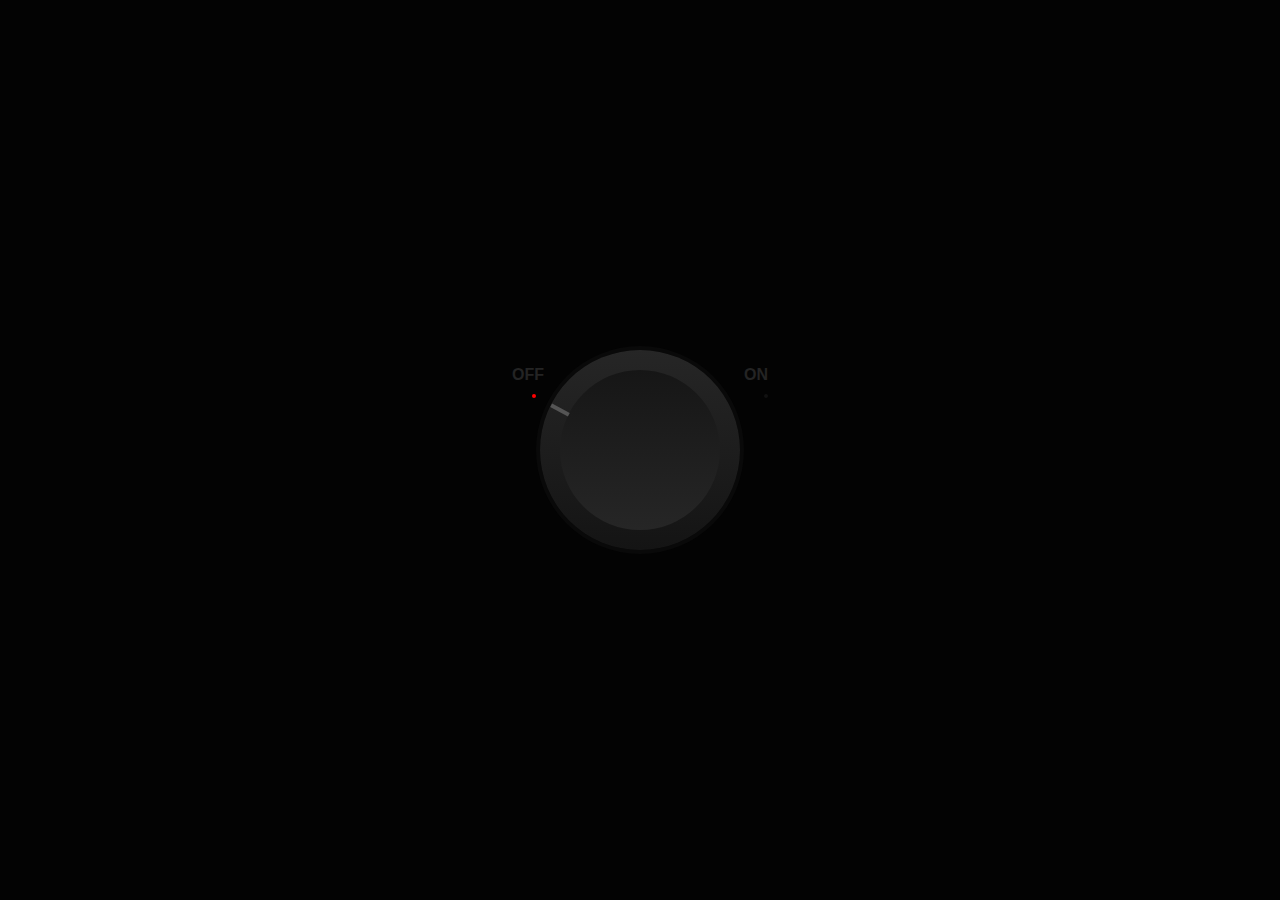
<file: Custom Checkbox Toogle Switch with Glowing Bulb Effects/index.html>
<!DOCTYPE html>
<html>
<head>
	<meta charset="utf-8">
	<title></title>
	<link rel="stylesheet" type="text/css" href="style.css">
</head>
<body>
	<label>
		<input type="checkbox" name="">
		<span class="check"></span>
		<span class="light off">Off</span>
		<span class="light on">On</span>
	</label>
</body>
</html>
</file>
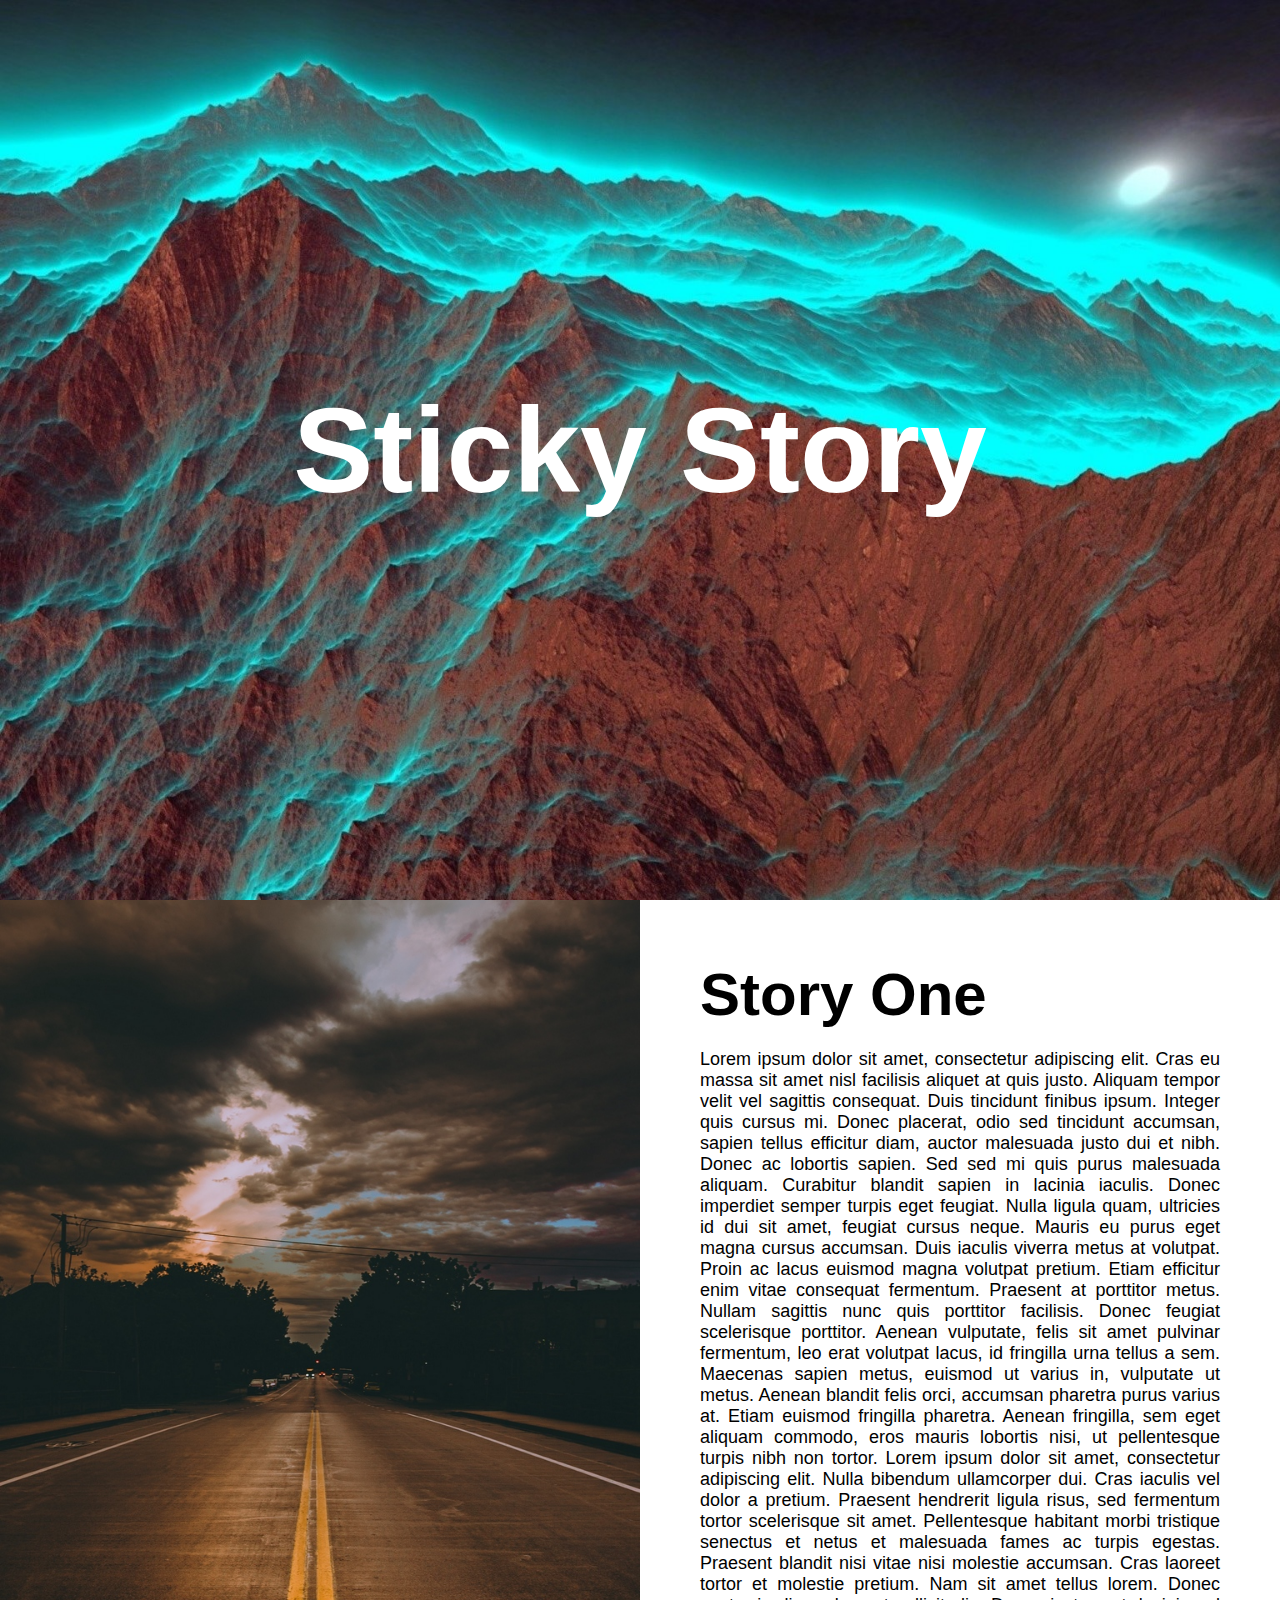
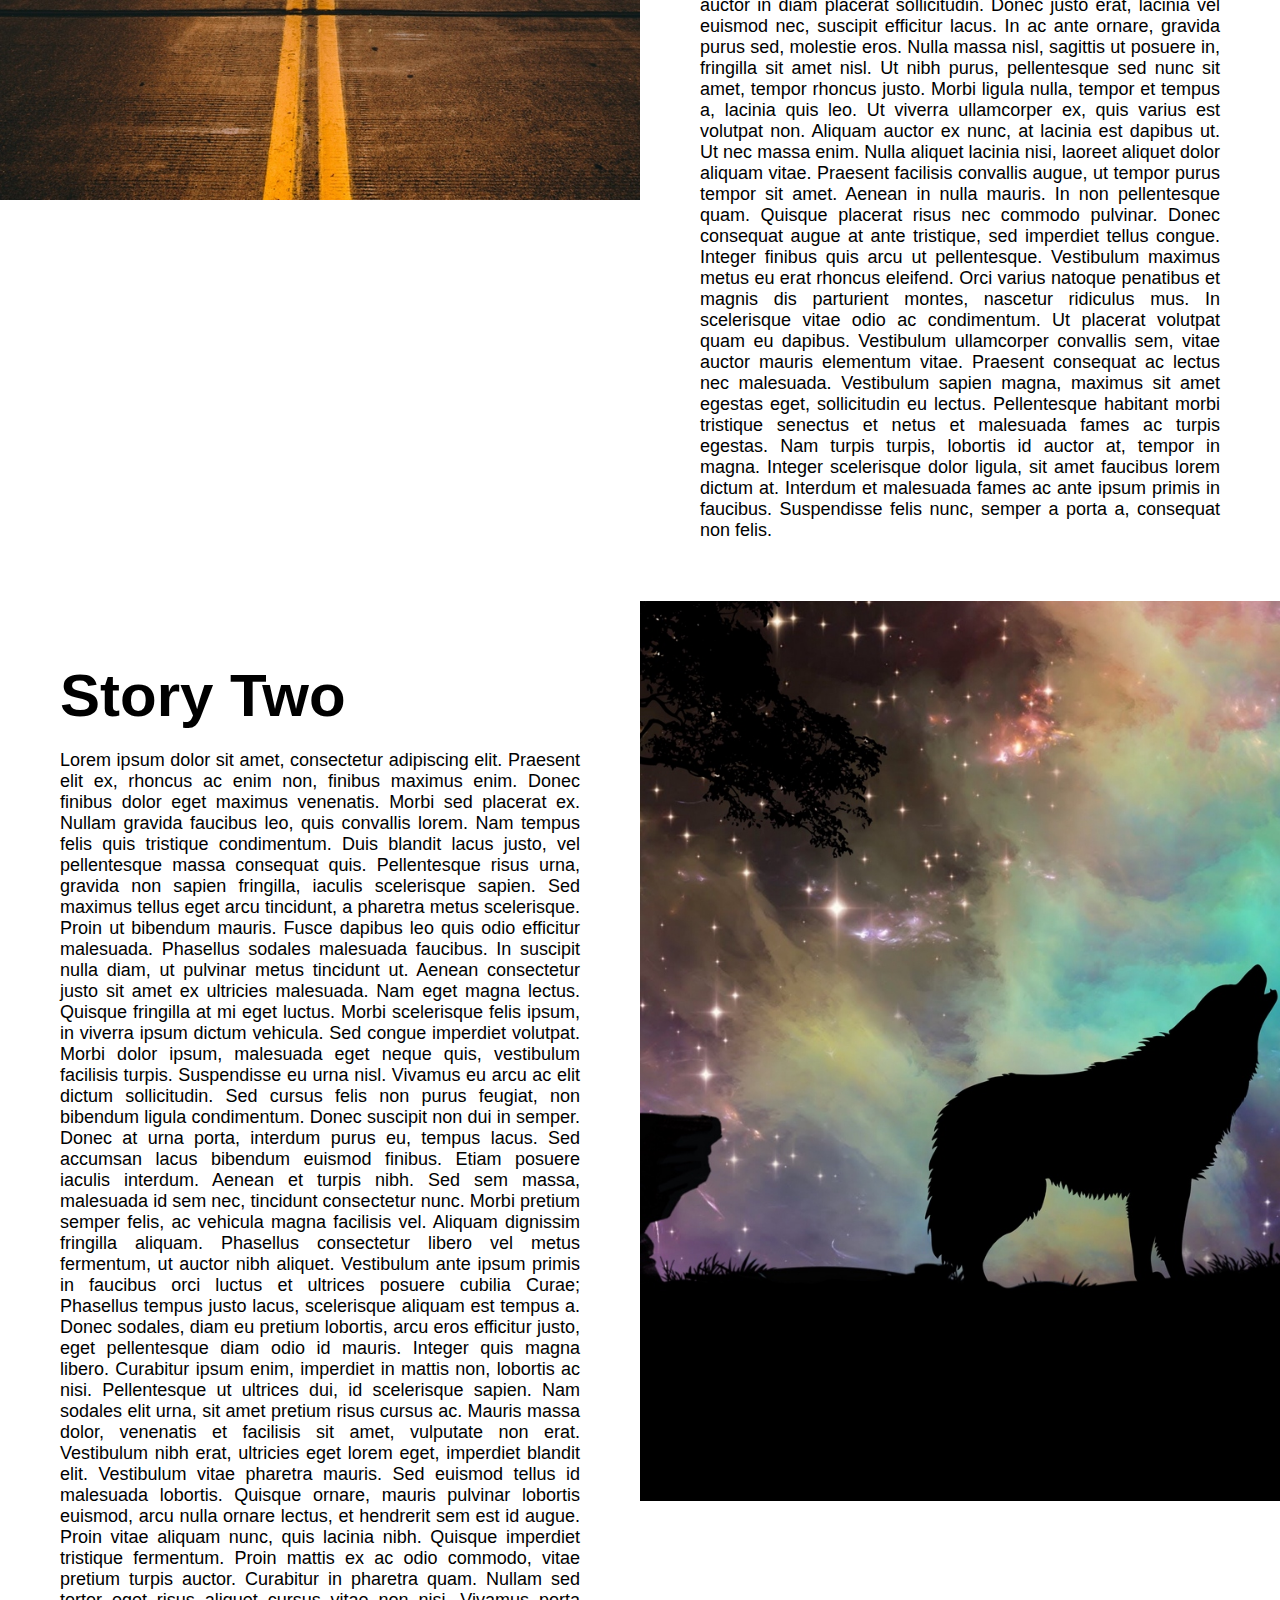
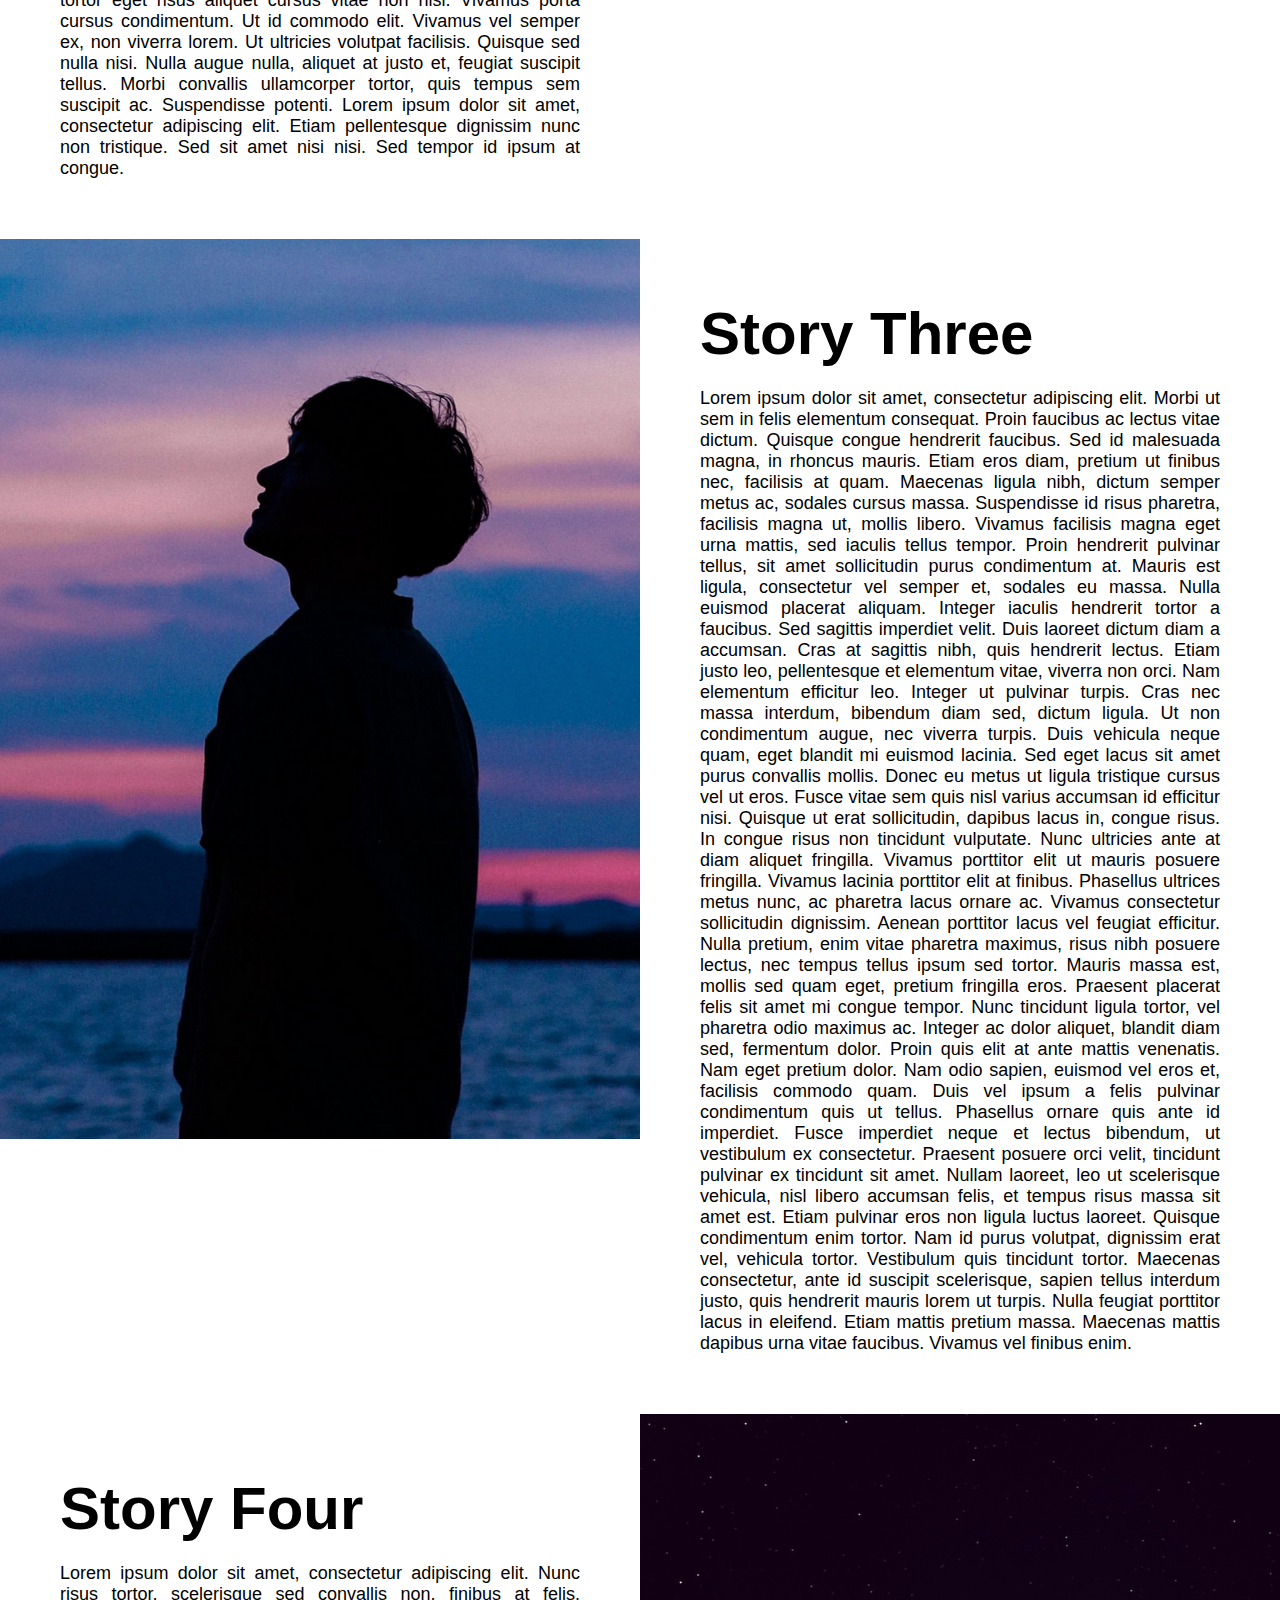
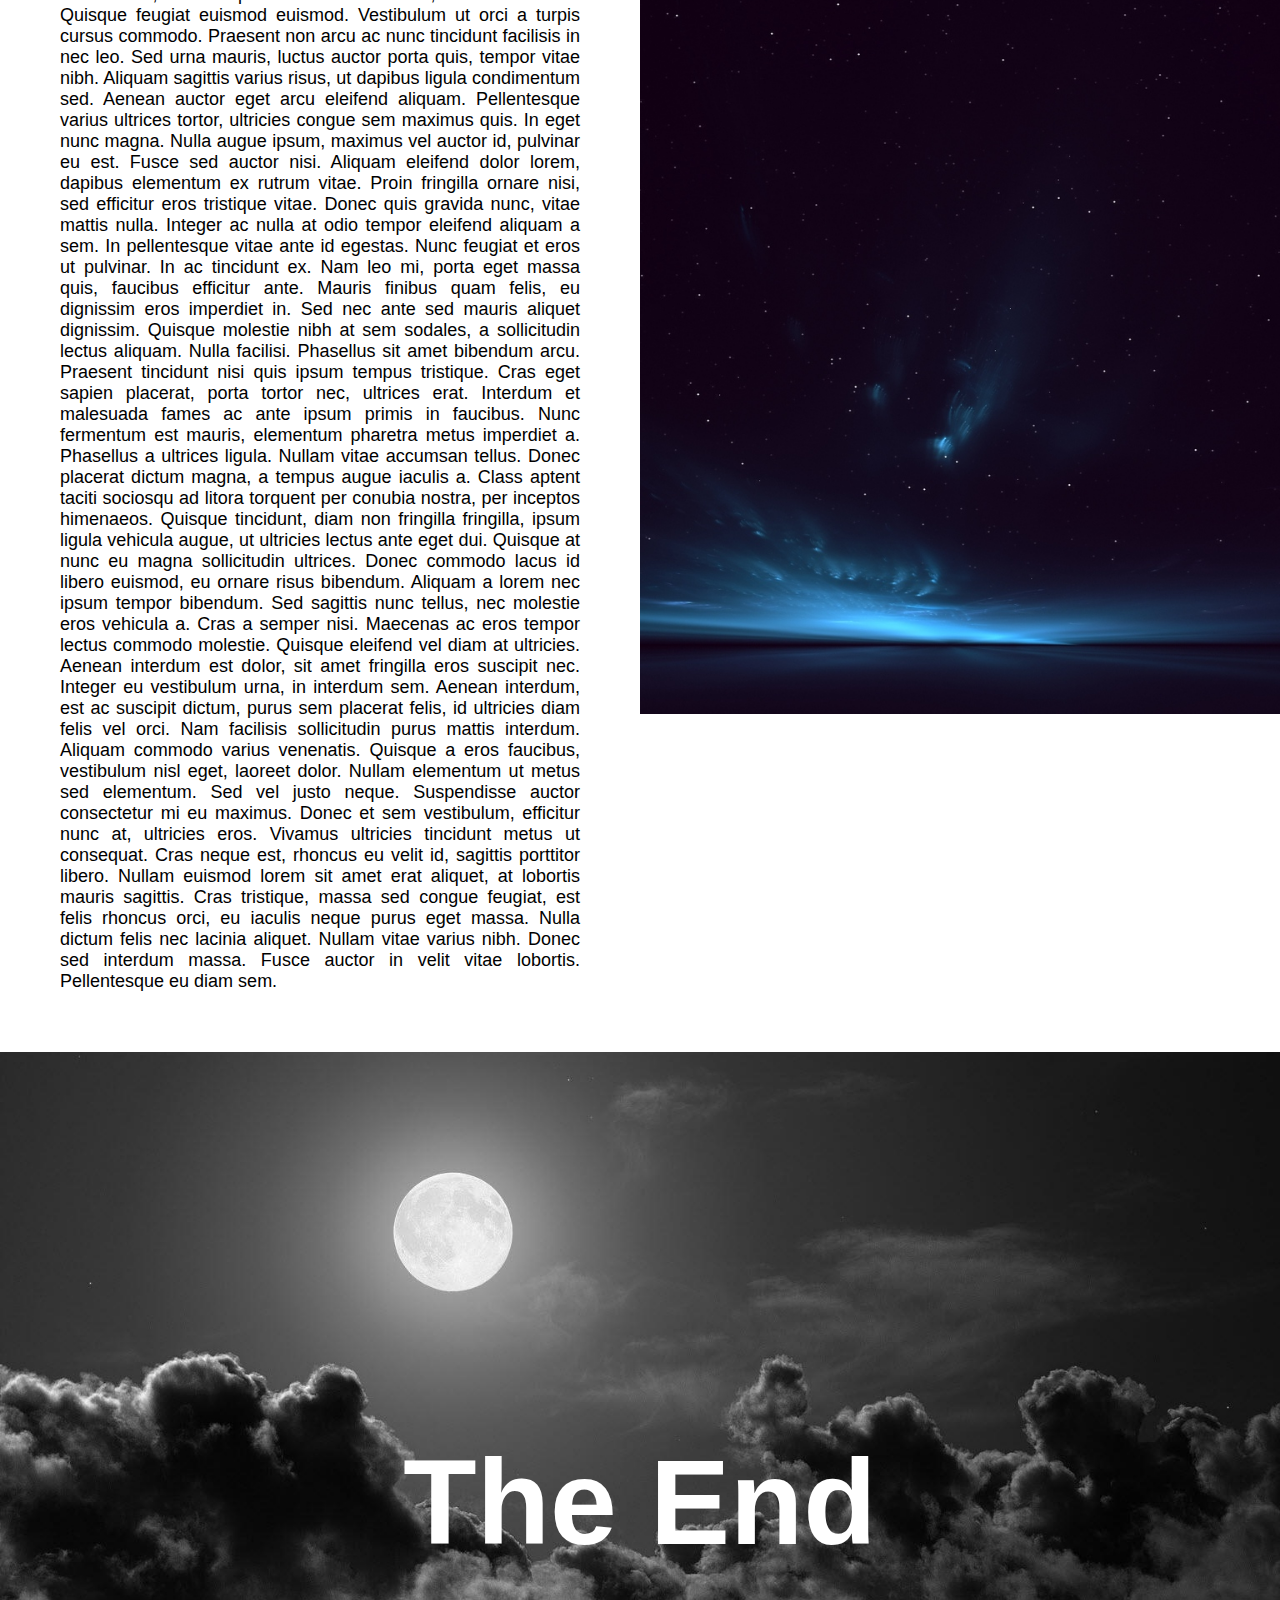
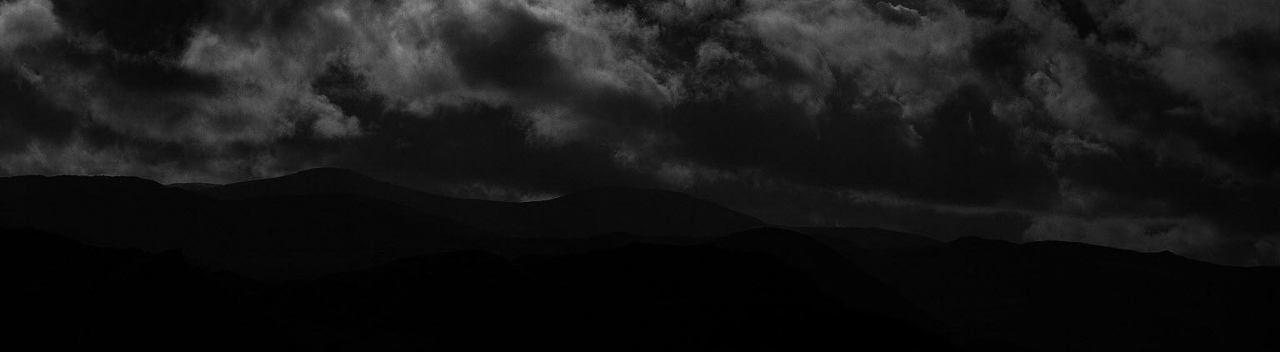
<file: Sticky Story/index.html>
<!DOCTYPE html>
<html>
<head>
	<meta charset="utf-8">
	<title></title>
	<link rel="stylesheet" type="text/css" href="style.css">
</head>
<body>
	<section class="heading"><h1>Sticky Story</h1></section>
	<section>
		<div class="imgBx">
			<img src="img2.jpg">
		</div>
		<div class="storyBx">
			<h2>Story One</h2>
			<p>Lorem ipsum dolor sit amet, consectetur adipiscing elit. Cras eu massa sit amet nisl facilisis aliquet at quis justo. Aliquam tempor velit vel sagittis consequat. Duis tincidunt finibus ipsum. Integer quis cursus mi. Donec placerat, odio sed tincidunt accumsan, sapien tellus efficitur diam, auctor malesuada justo dui et nibh. Donec ac lobortis sapien. Sed sed mi quis purus malesuada aliquam. Curabitur blandit sapien in lacinia iaculis. Donec imperdiet semper turpis eget feugiat. Nulla ligula quam, ultricies id dui sit amet, feugiat cursus neque. Mauris eu purus eget magna cursus accumsan. Duis iaculis viverra metus at volutpat. Proin ac lacus euismod magna volutpat pretium. Etiam efficitur enim vitae consequat fermentum. Praesent at porttitor metus.

Nullam sagittis nunc quis porttitor facilisis. Donec feugiat scelerisque porttitor. Aenean vulputate, felis sit amet pulvinar fermentum, leo erat volutpat lacus, id fringilla urna tellus a sem. Maecenas sapien metus, euismod ut varius in, vulputate ut metus. Aenean blandit felis orci, accumsan pharetra purus varius at. Etiam euismod fringilla pharetra. Aenean fringilla, sem eget aliquam commodo, eros mauris lobortis nisi, ut pellentesque turpis nibh non tortor. Lorem ipsum dolor sit amet, consectetur adipiscing elit. Nulla bibendum ullamcorper dui. Cras iaculis vel dolor a pretium. Praesent hendrerit ligula risus, sed fermentum tortor scelerisque sit amet. Pellentesque habitant morbi tristique senectus et netus et malesuada fames ac turpis egestas.

Praesent blandit nisi vitae nisi molestie accumsan. Cras laoreet tortor et molestie pretium. Nam sit amet tellus lorem. Donec auctor in diam placerat sollicitudin. Donec justo erat, lacinia vel euismod nec, suscipit efficitur lacus. In ac ante ornare, gravida purus sed, molestie eros. Nulla massa nisl, sagittis ut posuere in, fringilla sit amet nisl.

Ut nibh purus, pellentesque sed nunc sit amet, tempor rhoncus justo. Morbi ligula nulla, tempor et tempus a, lacinia quis leo. Ut viverra ullamcorper ex, quis varius est volutpat non. Aliquam auctor ex nunc, at lacinia est dapibus ut. Ut nec massa enim. Nulla aliquet lacinia nisi, laoreet aliquet dolor aliquam vitae. Praesent facilisis convallis augue, ut tempor purus tempor sit amet. Aenean in nulla mauris. In non pellentesque quam. Quisque placerat risus nec commodo pulvinar. Donec consequat augue at ante tristique, sed imperdiet tellus congue. Integer finibus quis arcu ut pellentesque. Vestibulum maximus metus eu erat rhoncus eleifend.

Orci varius natoque penatibus et magnis dis parturient montes, nascetur ridiculus mus. In scelerisque vitae odio ac condimentum. Ut placerat volutpat quam eu dapibus. Vestibulum ullamcorper convallis sem, vitae auctor mauris elementum vitae. Praesent consequat ac lectus nec malesuada. Vestibulum sapien magna, maximus sit amet egestas eget, sollicitudin eu lectus. Pellentesque habitant morbi tristique senectus et netus et malesuada fames ac turpis egestas. Nam turpis turpis, lobortis id auctor at, tempor in magna. Integer scelerisque dolor ligula, sit amet faucibus lorem dictum at. Interdum et malesuada fames ac ante ipsum primis in faucibus. Suspendisse felis nunc, semper a porta a, consequat non felis.</p>
		</div>
	</section>
	<section>
		<div class="storyBx">
			<h2>Story Two</h2>
			<p>Lorem ipsum dolor sit amet, consectetur adipiscing elit. Praesent elit ex, rhoncus ac enim non, finibus maximus enim. Donec finibus dolor eget maximus venenatis. Morbi sed placerat ex. Nullam gravida faucibus leo, quis convallis lorem. Nam tempus felis quis tristique condimentum. Duis blandit lacus justo, vel pellentesque massa consequat quis. Pellentesque risus urna, gravida non sapien fringilla, iaculis scelerisque sapien. Sed maximus tellus eget arcu tincidunt, a pharetra metus scelerisque. Proin ut bibendum mauris. Fusce dapibus leo quis odio efficitur malesuada. Phasellus sodales malesuada faucibus. In suscipit nulla diam, ut pulvinar metus tincidunt ut. Aenean consectetur justo sit amet ex ultricies malesuada. Nam eget magna lectus. Quisque fringilla at mi eget luctus. Morbi scelerisque felis ipsum, in viverra ipsum dictum vehicula.

Sed congue imperdiet volutpat. Morbi dolor ipsum, malesuada eget neque quis, vestibulum facilisis turpis. Suspendisse eu urna nisl. Vivamus eu arcu ac elit dictum sollicitudin. Sed cursus felis non purus feugiat, non bibendum ligula condimentum. Donec suscipit non dui in semper. Donec at urna porta, interdum purus eu, tempus lacus. Sed accumsan lacus bibendum euismod finibus. Etiam posuere iaculis interdum. Aenean et turpis nibh. Sed sem massa, malesuada id sem nec, tincidunt consectetur nunc. Morbi pretium semper felis, ac vehicula magna facilisis vel.

Aliquam dignissim fringilla aliquam. Phasellus consectetur libero vel metus fermentum, ut auctor nibh aliquet. Vestibulum ante ipsum primis in faucibus orci luctus et ultrices posuere cubilia Curae; Phasellus tempus justo lacus, scelerisque aliquam est tempus a. Donec sodales, diam eu pretium lobortis, arcu eros efficitur justo, eget pellentesque diam odio id mauris. Integer quis magna libero. Curabitur ipsum enim, imperdiet in mattis non, lobortis ac nisi. Pellentesque ut ultrices dui, id scelerisque sapien.

Nam sodales elit urna, sit amet pretium risus cursus ac. Mauris massa dolor, venenatis et facilisis sit amet, vulputate non erat. Vestibulum nibh erat, ultricies eget lorem eget, imperdiet blandit elit. Vestibulum vitae pharetra mauris. Sed euismod tellus id malesuada lobortis. Quisque ornare, mauris pulvinar lobortis euismod, arcu nulla ornare lectus, et hendrerit sem est id augue. Proin vitae aliquam nunc, quis lacinia nibh. Quisque imperdiet tristique fermentum. Proin mattis ex ac odio commodo, vitae pretium turpis auctor. Curabitur in pharetra quam.

Nullam sed tortor eget risus aliquet cursus vitae non nisi. Vivamus porta cursus condimentum. Ut id commodo elit. Vivamus vel semper ex, non viverra lorem. Ut ultricies volutpat facilisis. Quisque sed nulla nisi. Nulla augue nulla, aliquet at justo et, feugiat suscipit tellus. Morbi convallis ullamcorper tortor, quis tempus sem suscipit ac. Suspendisse potenti. Lorem ipsum dolor sit amet, consectetur adipiscing elit. Etiam pellentesque dignissim nunc non tristique. Sed sit amet nisi nisi. Sed tempor id ipsum at congue.</p>
		</div>
		<div class="imgBx">
			<img src="img3.jpg">
		</div>		
	</section>
	<section>
		<div class="imgBx">
			<img src="img4.jpg">
		</div>
		<div class="storyBx">
			<h2>Story Three</h2>
			<p>Lorem ipsum dolor sit amet, consectetur adipiscing elit. Morbi ut sem in felis elementum consequat. Proin faucibus ac lectus vitae dictum. Quisque congue hendrerit faucibus. Sed id malesuada magna, in rhoncus mauris. Etiam eros diam, pretium ut finibus nec, facilisis at quam. Maecenas ligula nibh, dictum semper metus ac, sodales cursus massa. Suspendisse id risus pharetra, facilisis magna ut, mollis libero. Vivamus facilisis magna eget urna mattis, sed iaculis tellus tempor. Proin hendrerit pulvinar tellus, sit amet sollicitudin purus condimentum at. Mauris est ligula, consectetur vel semper et, sodales eu massa. Nulla euismod placerat aliquam.

Integer iaculis hendrerit tortor a faucibus. Sed sagittis imperdiet velit. Duis laoreet dictum diam a accumsan. Cras at sagittis nibh, quis hendrerit lectus. Etiam justo leo, pellentesque et elementum vitae, viverra non orci. Nam elementum efficitur leo. Integer ut pulvinar turpis.

Cras nec massa interdum, bibendum diam sed, dictum ligula. Ut non condimentum augue, nec viverra turpis. Duis vehicula neque quam, eget blandit mi euismod lacinia. Sed eget lacus sit amet purus convallis mollis. Donec eu metus ut ligula tristique cursus vel ut eros. Fusce vitae sem quis nisl varius accumsan id efficitur nisi. Quisque ut erat sollicitudin, dapibus lacus in, congue risus. In congue risus non tincidunt vulputate. Nunc ultricies ante at diam aliquet fringilla. Vivamus porttitor elit ut mauris posuere fringilla. Vivamus lacinia porttitor elit at finibus.

Phasellus ultrices metus nunc, ac pharetra lacus ornare ac. Vivamus consectetur sollicitudin dignissim. Aenean porttitor lacus vel feugiat efficitur. Nulla pretium, enim vitae pharetra maximus, risus nibh posuere lectus, nec tempus tellus ipsum sed tortor. Mauris massa est, mollis sed quam eget, pretium fringilla eros. Praesent placerat felis sit amet mi congue tempor. Nunc tincidunt ligula tortor, vel pharetra odio maximus ac. Integer ac dolor aliquet, blandit diam sed, fermentum dolor. Proin quis elit at ante mattis venenatis. Nam eget pretium dolor. Nam odio sapien, euismod vel eros et, facilisis commodo quam. Duis vel ipsum a felis pulvinar condimentum quis ut tellus. Phasellus ornare quis ante id imperdiet. Fusce imperdiet neque et lectus bibendum, ut vestibulum ex consectetur. Praesent posuere orci velit, tincidunt pulvinar ex tincidunt sit amet. Nullam laoreet, leo ut scelerisque vehicula, nisl libero accumsan felis, et tempus risus massa sit amet est.

Etiam pulvinar eros non ligula luctus laoreet. Quisque condimentum enim tortor. Nam id purus volutpat, dignissim erat vel, vehicula tortor. Vestibulum quis tincidunt tortor. Maecenas consectetur, ante id suscipit scelerisque, sapien tellus interdum justo, quis hendrerit mauris lorem ut turpis. Nulla feugiat porttitor lacus in eleifend. Etiam mattis pretium massa. Maecenas mattis dapibus urna vitae faucibus. Vivamus vel finibus enim.</p>
		</div>
	</section>
	<section>
		<div class="storyBx">
			<h2>Story Four</h2>
			<p>Lorem ipsum dolor sit amet, consectetur adipiscing elit. Nunc risus tortor, scelerisque sed convallis non, finibus at felis. Quisque feugiat euismod euismod. Vestibulum ut orci a turpis cursus commodo. Praesent non arcu ac nunc tincidunt facilisis in nec leo. Sed urna mauris, luctus auctor porta quis, tempor vitae nibh. Aliquam sagittis varius risus, ut dapibus ligula condimentum sed. Aenean auctor eget arcu eleifend aliquam. Pellentesque varius ultrices tortor, ultricies congue sem maximus quis. In eget nunc magna. Nulla augue ipsum, maximus vel auctor id, pulvinar eu est.

Fusce sed auctor nisi. Aliquam eleifend dolor lorem, dapibus elementum ex rutrum vitae. Proin fringilla ornare nisi, sed efficitur eros tristique vitae. Donec quis gravida nunc, vitae mattis nulla. Integer ac nulla at odio tempor eleifend aliquam a sem. In pellentesque vitae ante id egestas. Nunc feugiat et eros ut pulvinar. In ac tincidunt ex. Nam leo mi, porta eget massa quis, faucibus efficitur ante. Mauris finibus quam felis, eu dignissim eros imperdiet in. Sed nec ante sed mauris aliquet dignissim. Quisque molestie nibh at sem sodales, a sollicitudin lectus aliquam. Nulla facilisi. Phasellus sit amet bibendum arcu.

Praesent tincidunt nisi quis ipsum tempus tristique. Cras eget sapien placerat, porta tortor nec, ultrices erat. Interdum et malesuada fames ac ante ipsum primis in faucibus. Nunc fermentum est mauris, elementum pharetra metus imperdiet a. Phasellus a ultrices ligula. Nullam vitae accumsan tellus. Donec placerat dictum magna, a tempus augue iaculis a. Class aptent taciti sociosqu ad litora torquent per conubia nostra, per inceptos himenaeos. Quisque tincidunt, diam non fringilla fringilla, ipsum ligula vehicula augue, ut ultricies lectus ante eget dui. Quisque at nunc eu magna sollicitudin ultrices. Donec commodo lacus id libero euismod, eu ornare risus bibendum. Aliquam a lorem nec ipsum tempor bibendum. Sed sagittis nunc tellus, nec molestie eros vehicula a. Cras a semper nisi.

Maecenas ac eros tempor lectus commodo molestie. Quisque eleifend vel diam at ultricies. Aenean interdum est dolor, sit amet fringilla eros suscipit nec. Integer eu vestibulum urna, in interdum sem. Aenean interdum, est ac suscipit dictum, purus sem placerat felis, id ultricies diam felis vel orci. Nam facilisis sollicitudin purus mattis interdum. Aliquam commodo varius venenatis.

Quisque a eros faucibus, vestibulum nisl eget, laoreet dolor. Nullam elementum ut metus sed elementum. Sed vel justo neque. Suspendisse auctor consectetur mi eu maximus. Donec et sem vestibulum, efficitur nunc at, ultricies eros. Vivamus ultricies tincidunt metus ut consequat. Cras neque est, rhoncus eu velit id, sagittis porttitor libero. Nullam euismod lorem sit amet erat aliquet, at lobortis mauris sagittis. Cras tristique, massa sed congue feugiat, est felis rhoncus orci, eu iaculis neque purus eget massa. Nulla dictum felis nec lacinia aliquet. Nullam vitae varius nibh. Donec sed interdum massa. Fusce auctor in velit vitae lobortis. Pellentesque eu diam sem.</p>
		</div>		
		<div class="imgBx">
			<img src="img5.jpg">
		</div>		
	</section>			
	<section class="heading"><h1>The End</h1></section>
</body>
</html>
</file>
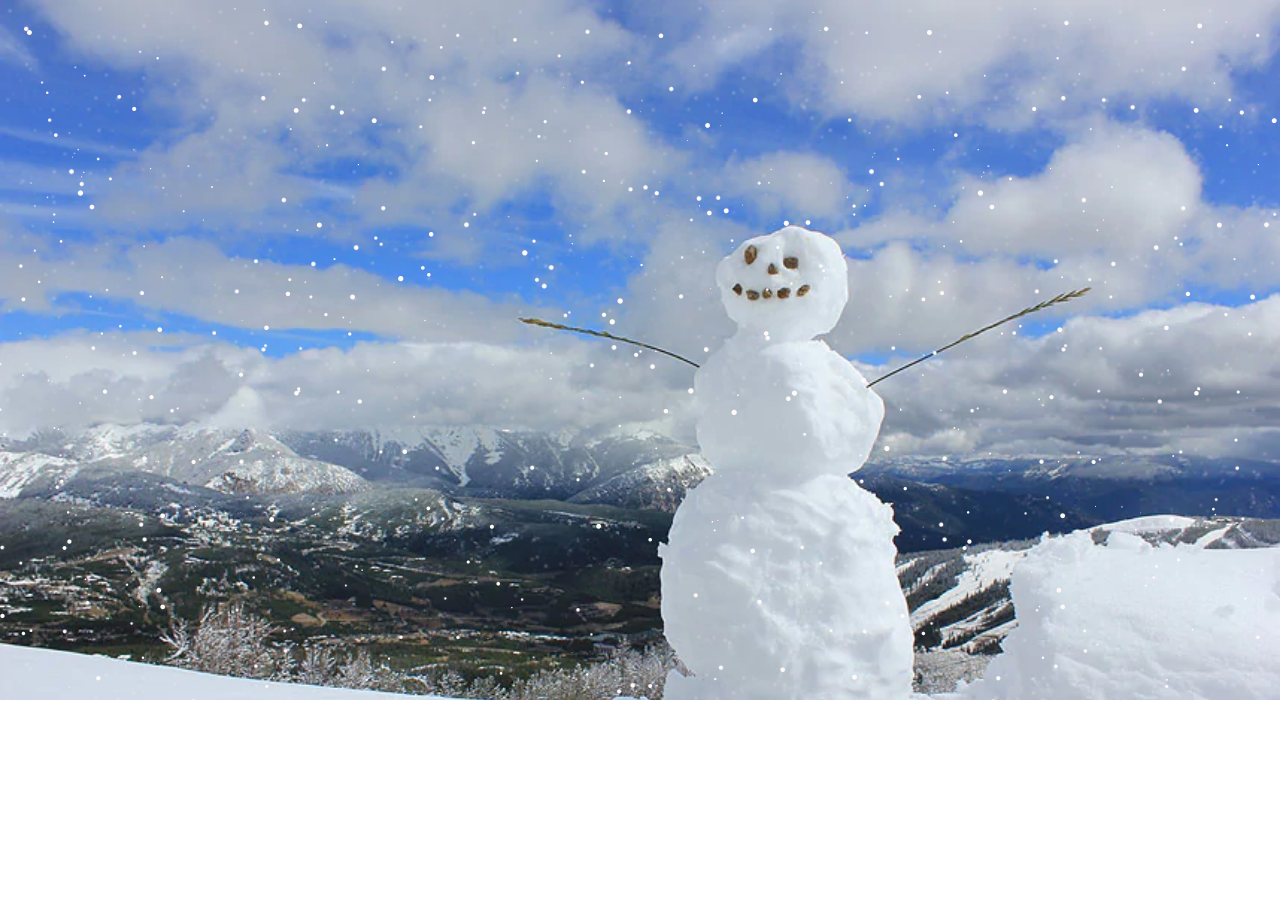
<file: Animations Effects/Snow Fall/index.html>
<!DOCTYPE html>
<html>
<head>
	<title></title>
	<link rel="stylesheet" type="text/css" href="style.css">
</head>
<body>
	<section>
		<div class="snow1"></div>
		<div class="snow2"></div>
		<div class="snow3"></div>			
	</section>
</body>
</html>
</file>
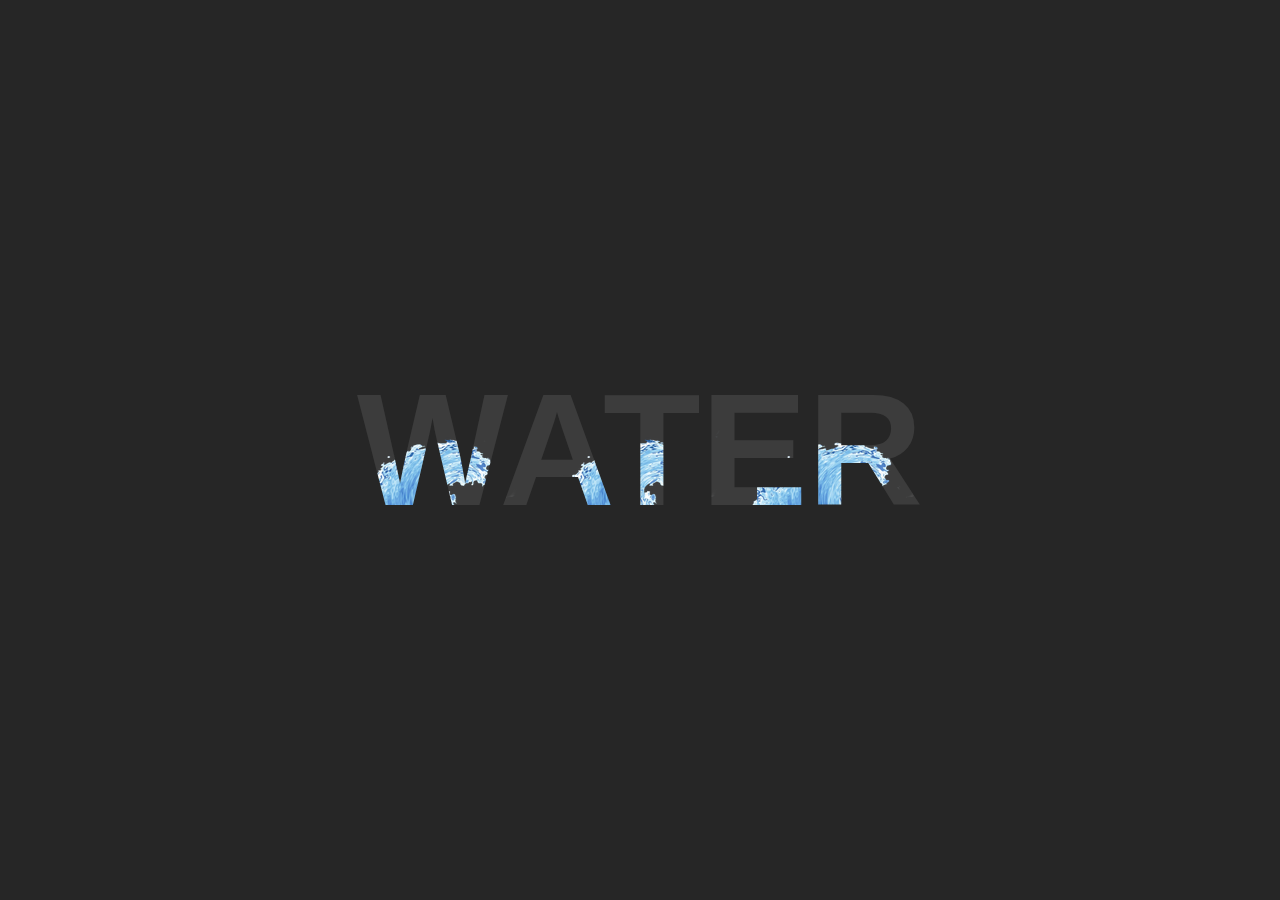
<file: Animations Effects/Text Filled With Water/index.html>
<!DOCTYPE html>
<html>
<head>
	<meta charset="utf-8">
	<title></title>
	<link rel="stylesheet" type="text/css" href="style.css">
</head>
<body>
	<div class="loader">
		<h1>Water</h1>
	</div>
</body>
</html>
</file>
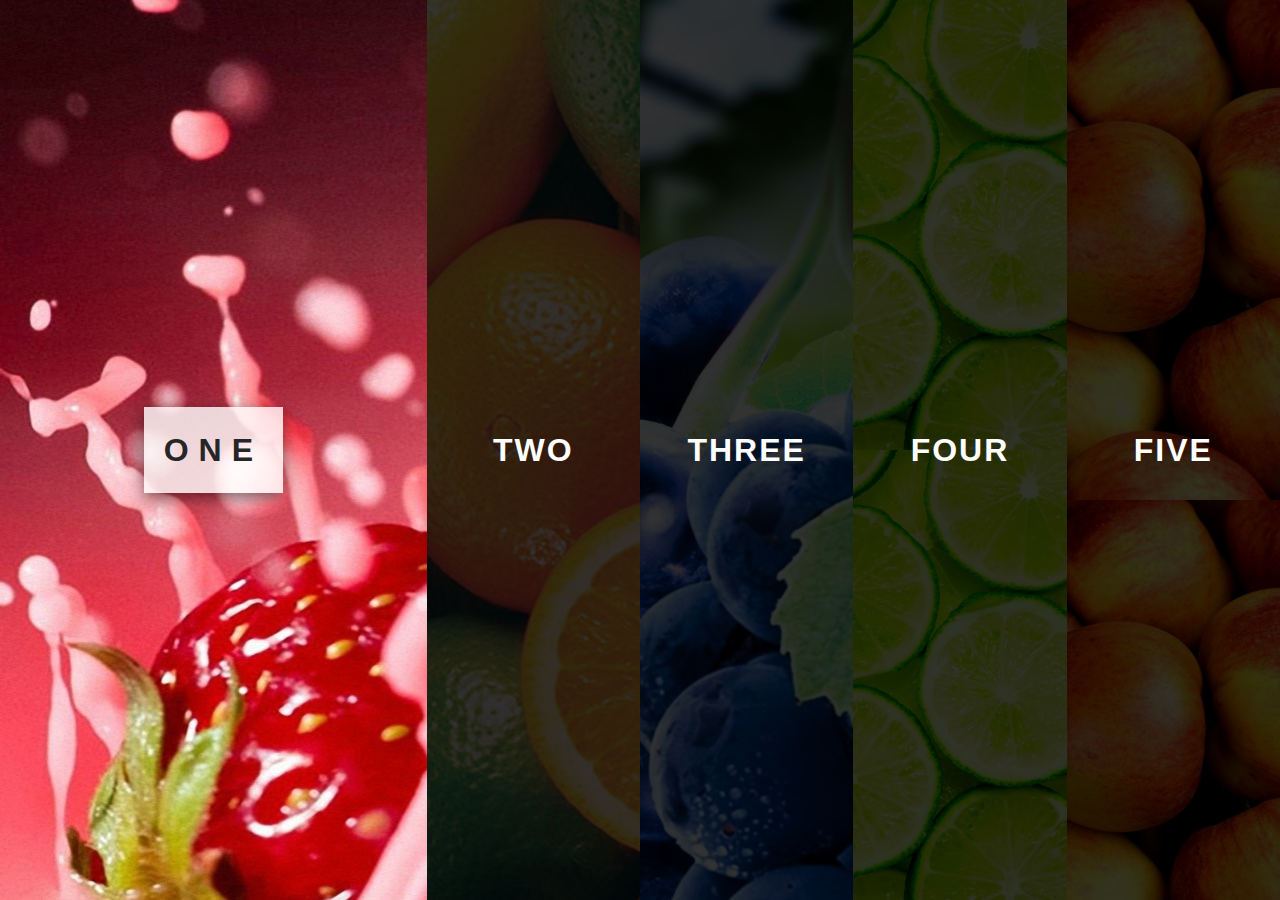
<file: Flexbox/Cool Hover Effects Fullscreen/index.html>
<!DOCTYPE html>
<html>
<head>
	<meta charset="utf-8">
	<title></title>
	<link rel="stylesheet" type="text/css" href="style.css">
</head>
<body>
	<div class="container">
		<div class="box"><h1><span>One</span></h1></div>
		<div class="box"><h1><span>Two</span></h1></div>
		<div class="box"><h1><span>Three</span></h1></div>
		<div class="box"><h1><span>Four</span></h1></div>
		<div class="box"><h1><span>Five</span></h1></div>							
	</div>
</body>
</html>
</file>
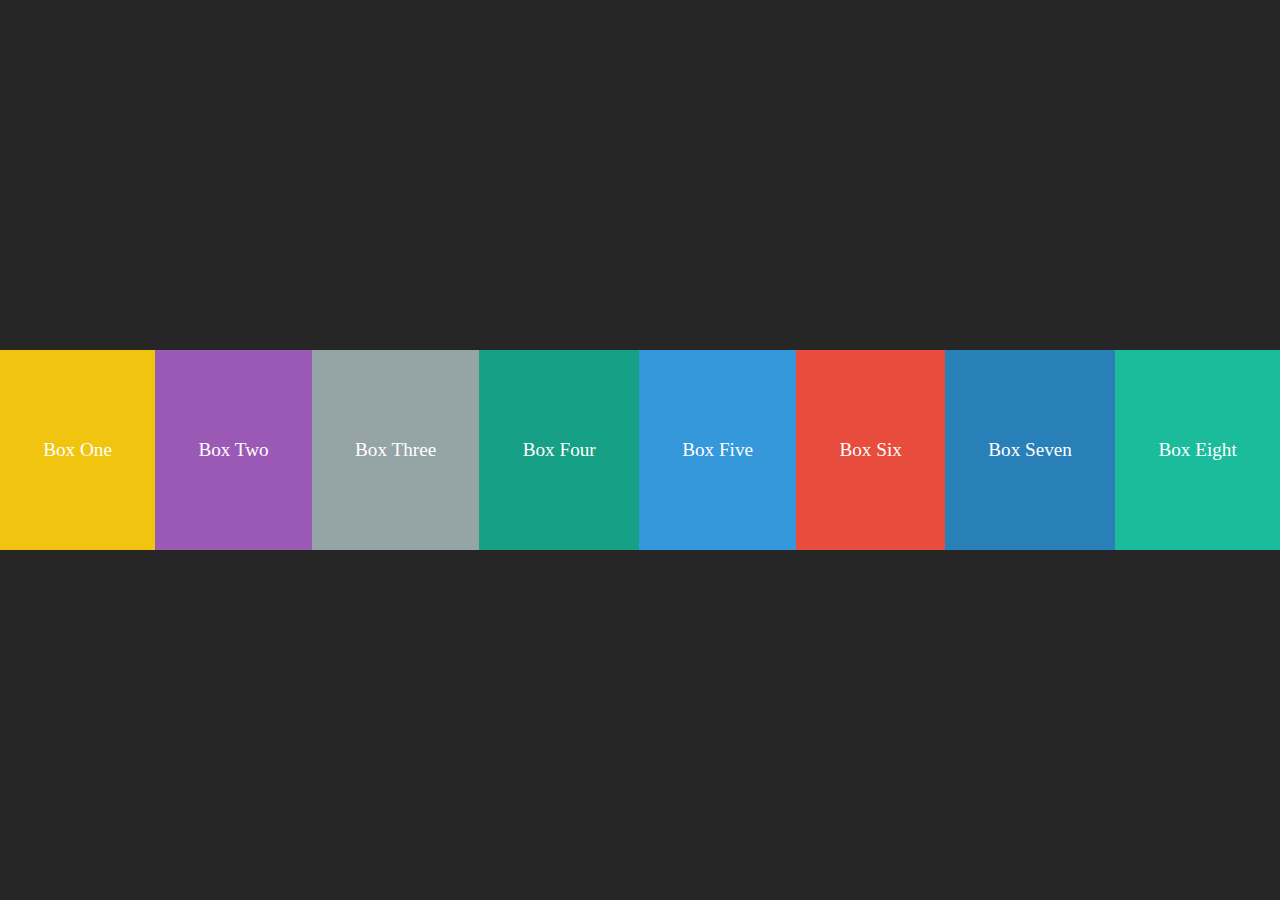
<file: Flexbox/Cool Hover Effects/index.html>
<!DOCTYPE html>
<html>
<head>
	<meta charset="utf-8">
	<title></title>
	<link rel="stylesheet" type="text/css" href="style.css">
</head>
<body>
	<div class="container">
		<div class="box">Box One</div>
		<div class="box">Box Two</div>
		<div class="box">Box Three</div>
		<div class="box">Box Four</div>
		<div class="box">Box Five</div>
		<div class="box">Box Six</div>
		<div class="box">Box Seven</div>
		<div class="box">Box Eight</div>
	</div>
</body>
</html>
</file>
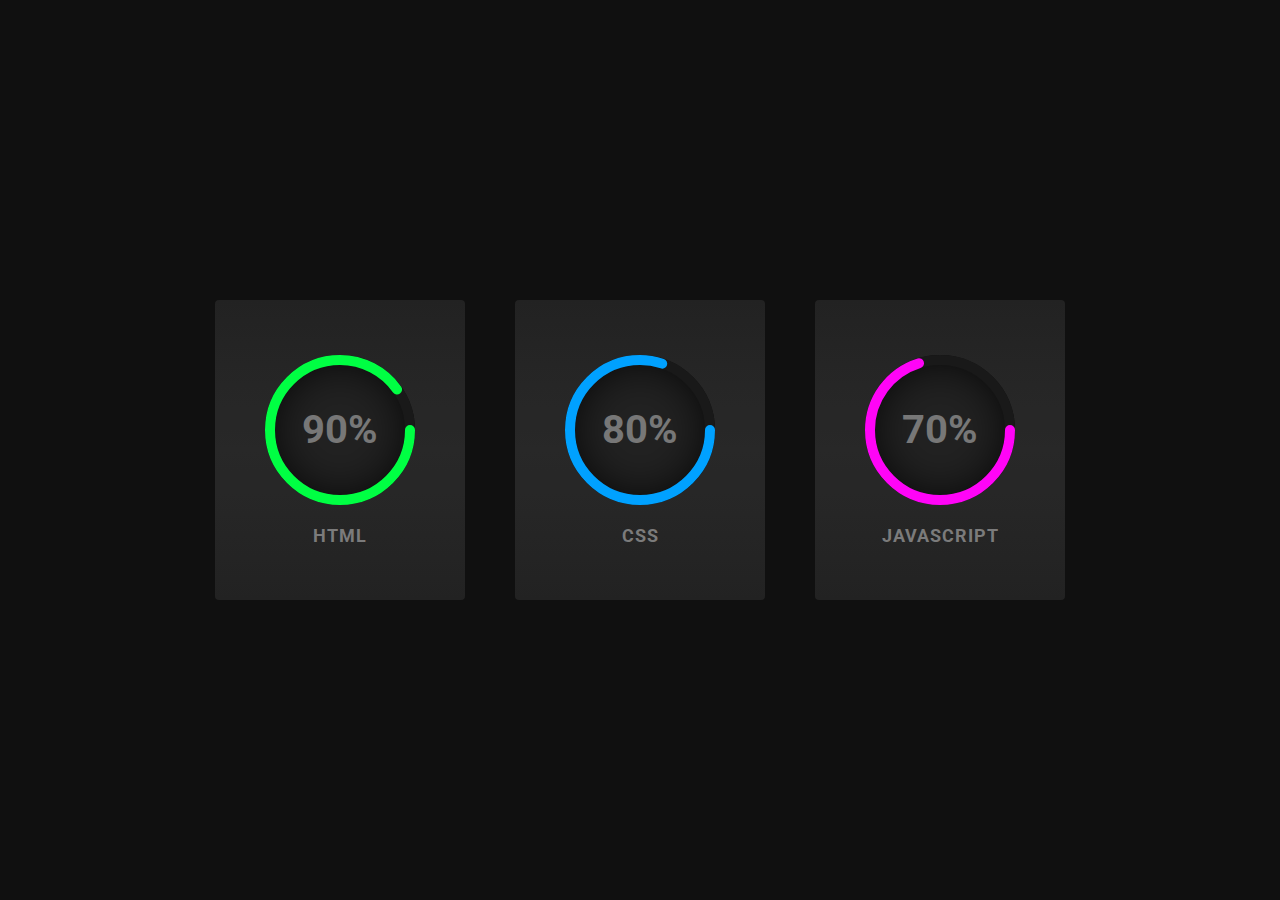
<file: Progress Bar/Circular Progress Bar/index.html>
<!doctype html>
<html>
    <head>
        <meta charset="utf-8">
        <title>Pure CSS Circle Progress</title>
        <link rel="stylesheet" href="style.css">
    </head>
    <body>
        <div class="container">
            <div class="card">
                <div class="box">
                    <div class="percent">
                        <svg>
                            <circle cx="70" cy="70" r="70"></circle>
                            <circle cx="70" cy="70" r="70"></circle>
                        </svg>
                        <div class="number">
                            <h2>90<span>%</span></h2>
                        </div>
                    </div>
                    <h2 class="text">Html</h2>
                </div>
            </div>
            <div class="card">
                <div class="box">
                    <div class="percent">
                        <svg>
                            <circle cx="70" cy="70" r="70"></circle>
                            <circle cx="70" cy="70" r="70"></circle>
                        </svg>
                        <div class="number">
                            <h2>80<span>%</span></h2>
                        </div>
                    </div>
                    <h2 class="text">CSS</h2>
                </div>
            </div>
            <div class="card">
                <div class="box">
                    <div class="percent">
                        <svg>
                            <circle cx="70" cy="70" r="70"></circle>
                            <circle cx="70" cy="70" r="70"></circle>
                        </svg>
                        <div class="number">
                            <h2>70<span>%</span></h2>
                        </div>
                    </div>
                    <h2 class="text">Javascript</h2>
                </div>
            </div>
        </div>
    </body>
</html>
</file>
<file: Custom Checkbox Toogle Switch with Glowing Bulb Effects/style.css>
body{
	margin: 0;
	padding: 0;
	display: flex;
	justify-content: center;
	align-items: center;
	min-height: 100vh;
	font-family: sans-serif;
	background: #030303;
}
label
{
	position: relative;
	width: 200px;
	height: 200px
}
label input
{
	opacity: 0
}
.check
{
	position: absolute;
	top: 0;
	left: 0;
	cursor: pointer;
	width: 100%;
	height: 100%;
	background: linear-gradient(#262626,#141414);
	box-shadow: 0 0 0 4px #090909;
	border-radius: 50%;
	transition: 0.5s
}
input:checked ~.check{
	transform: rotate(125deg);
}
.check:before
{
	content: '';
	position: absolute;
	top: 50%;
	left: 50%;
	transform: translate(-50%,-50%);
	width: 160px;
	height: 160px;
	background: linear-gradient(#161616,#262626);
	border-radius: 50%;
}
.check:after
{
	content: '';
	position: absolute;
	top: 25%;
	left: 9%;
	width: 4px;
	height: 20px;
	background: #555;
	transform: rotate(118deg);
}
.light
{
	font-weight: bold;
	font-size: 16px;
	position: absolute;
	text-transform: uppercase;
}
.light.off
{
	top: 16px;
	left: -28px;
	color: #242424
}
.light.off:before
{
	content: '';
	position: absolute;
	top: 28px;
	left: 20px;
	width: 4px;
	height: 4px;
	border-radius: 50%;
	background: #f00;
	transition: 0.5s;
	box-shadow: 0 0 0 2px rgba(255,0,0,.2), 
				0 0 5px rgba(255,0,0,1),
				0 0 10px rgba(255,0,0,1),
				0 0 15px rgba(255,0,0,1),
				0 0 30px rgba(255,0,0,1),
}
input:checked ~ .light.off:before
{
	background: #111;
	box-shadow: none;
}

.light.on
{
	top: 16px;
	right: -28px;
	color: #242424
}
.light.on:before
{
	content: '';
	position: absolute;
	top: 28px;
	left: 20px;
	width: 4px;
	height: 4px;
	border-radius: 50%;
	background: #111;	
	transition: 0.5s;
	box-shadow: none;	
}
input:checked ~ .light.on:before
{
	background: #0f0;
	box-shadow: 0 0 0 2px rgba(0,255,0,.2), 
				0 0 5px rgba(0,255,0,1),
				0 0 10px rgba(0,255,0,1),
				0 0 15px rgba(0,255,0,1),
				0 0 30px rgba(0,255,0,1),
}
</file>
<file: Sticky Story/style.css>
body{
	margin: 0;
	padding: 0;
	font-family: sans-serif;
}
.heading
{
	display: flex;
	justify-content: center;
	align-items: center;
	min-height: 100vh;
	background: #000;
}
.heading h1
{
	margin: 0;
	padding: 0;
	font-size: 120px;
	color: #fff;
}
.heading:first-child
{
	background-image: url(img1.jpg);
	background-size: cover;
}
.heading:last-child
{
	background-image: url(img6.jpg);
	background-size: cover;
}
section
{
	height: auto;
	display: flex;

}
section .imgBx
{
	position: sticky;
	top: 0;
	min-width: 50%;
	height: 100vh;
	background: #000;
}
section .imgBx img
{
	position: absolute;
	top: 0;
	left: 0;
	width: 100%;
	height: 100%;
	object-fit: cover;
}
section .storyBx
{
	padding: 60px;
}
section .storyBx h2
{
	margin:  0 0 20px;
	padding: 0;
	font-size: 60px
}
section .storyBx p
{
	margin: 0;
	padding: 0;
	font-size: 18px;
	text-align: justify;
}
</file>
<file: Animations Effects/Snow Fall/style.css>
body
{
	margin: 0;
	padding: 0
}

section
{
	background: url(images/image.jpg);
	background-size: cover;
	width: 100%;
	height: 700px;
	position: relative;
	overflow: hidden;
}

.snow1
{
	background: url(images/snow.png);
	background-repeat: repeat;
	width: 100%;
	height: 100%;
	position: absolute;
	top: 0;
	left: 0;
	animation: animateOne 10s infinite linear;
}

.snow2
{
	background: url(images/snow.png);
	background-repeat: repeat;
	width: 100%;
	height: 100%;
	position: absolute;
	top: 0;
	left: 0;
	animation: animateTwo 10s infinite linear;
    background-size: 300px;
    filter: blur(1px)
}

.snow3
{
	background: url(images/snow.png);
	background-repeat: repeat;
	width: 100%;
	height: 100%;
	position: absolute;
	top: 0;
	left: 0;
	animation: animateThree 10s infinite linear;
    background-size: 800px
}

@keyframes animateOne
{
	0%
	{
		background-position: 0px 0px
	}

	100%
	{
		background-position: 100px 650px
	}	
}

@keyframes animateTwo
{
	0%
	{
		background-position: 0px -100px
	}

	100%
	{
		background-position: 100px 650px
	}	
}

@keyframes animateThree
{
	0%
	{
		background-position: 0px 100px
	}

	100%
	{
		background-position: 100px 650px
	}	
}
</file>
<file: Animations Effects/Text Filled With Water/style.css>
body{
	margin: 0;
	padding: 0;
	background: #262626;
	font-family: arial;
}

.loader
{
	position: absolute;
	top: 50%;
	left: 50%;
	transform: translate(-50%,-50%);
}

.loader h1
{
	margin: 0;
	padding: 0;
	text-transform: uppercase;
	font-size: 10em;
	color: rgba(255,255,255,.1);
	background-image: url(image.png); 
	background-repeat: repeat-x;
	-webkit-background-clip: text;
	animation: animate 15s linear infinite;
}

@keyframes animate
{
	0%
	{
		background-position: left 0px top 80px;
	}
	40%
	{
		background-position: left 800px top -15px;
	}
	80%
	{
		background-position: left 1800px top -15px;			
	}
	100%
	{
		background-position: left 2400px top 80px;		
	}	
}
</file>
<file: Flexbox/Cool Hover Effects Fullscreen/style.css>
body
{
	margin: 0;
	padding: 0;
	font-family: sans-serif;
}

.container
{
	width: 100vw;
	height: 100vh;
	display: flex;
	box-sizing: border-box;

}

.container .box
{
	width: 20vw;
	text-align: center;
	line-height: 100vh;
	flex-grow: 1;
	background-size: cover;
	background-position: center;
	transition: 1s; 
}

h1
{
	margin: 0;
	padding: 0;
	line-height: 100vh;
	font-size: 2em;
	background: rgba(0,0,0,.8);
	transition: .5s;
}
h1 span
{
	background: rgba(255,255,255,0);
	width: 100%;
	transition: 1s;
	color: #fff;
	padding: 25px 20px;
	text-transform: uppercase;
	letter-spacing: 2px;
}
.box:hover h1 span
{
	color: #262626;
	background: rgba(255,255,255,.8);
	letter-spacing: 10px;
	box-shadow: 0 5px 15px rgba(0,0,0,.5);
}
.box:hover h1
{
	background: rgba(0,0,0,0);
}
.box:hover
{
	width: 40vw;
}

.container .box:nth-child(1)
{
	background: url(images/1.jpg);
}
.container .box:nth-child(2)
{
	background: url(images/2.jpg);
}
.container .box:nth-child(3)
{
	background: url(images/3.jpg);
}
.container .box:nth-child(4)
{
	background: url(images/4.jpg);
}
.container .box:nth-child(5)
{
	background: url(images/5.jpg);
}
</file>
<file: Flexbox/Cool Hover Effects/style.css>
body
{
	margin: 0;
	padding: 0;
	font-family: verdana;
	background: #262626;
}

.container
{
	width: 100%;
	height: 200px;
	display: flex;
	box-sizing: border-box;
	position: absolute;
	top: 50%;
	transform: translateY(-50%);
}

.box
{
	width: auto;
	text-align: center;
	line-height: 200px;
	flex-grow: 1;
	transition: .5s;
	font-size: 1.2em;
	color: #fff;
	background: #f00;
}

.box:hover
{
	flex-grow: 4;
	max-width: 100%;
	font-size: 2em;

}

.container .box:nth-child(1){
	background: #f1c40f;
}
.container .box:nth-child(2){
	background: #9b59b6;
}
.container .box:nth-child(3){
	background: #95a5a6;
}
.container .box:nth-child(4){
	background: #16a085;
}
.container .box:nth-child(5){
	background: #3498db;
}
.container .box:nth-child(6){
	background: #e74c3c;
}
.container .box:nth-child(7){
	background: #2980b9;
}
.container .box:nth-child(8){
	background: #1abc9c;
}
</file>
<file: Progress Bar/Circular Progress Bar/style.css>
@import url('https://fonts.googleapis.com/css?family=Lato|Montserrat|Open+Sans|Oswald|Raleway|Roboto&display=swap');

*
{
    margin: 0;
    padding: 0;
    font-family: 'Roboto', sans-serif;
}

body{
    display: flex;
    justify-content: center;
    align-items: center;
    min-height: 100vh;
    background: #101010;
}

/* ~~~~~~ CONTAINER ~~~~~~ */
.container{
    position: relative;
    width: 900px;
    display: flex;
    justify-content: space-around;
    
}
.container .card{
    position: relative;
    width: 250px;
    background: linear-gradient(0deg,#1b1b1b,#222,#1b1b1b);
    display: flex;
    justify-content: center;
    align-items: center;
    height: 300px;
    border-radius: 4px;
    text-align: center;
    overflow: hidden;
    transition: 0.5s;
}
.container .card:hover{
    transform: translateY(-10px);
    box-shadow: 0 15px 35px rgba(0,0,0,.5);
}
.container .card:before{
    content: '';
    position: absolute;
    top: 0;
    left: 0;
    width: 100%;
    height: 100%;
    background: rgba(255,255,255,.03);
    pointer-events: none;
    z-index: 1;
}

.percent{
    position: relative;
    width: 150px;
    height: 150px;
    border-radius: 50%;
    box-shadow: inset 0 0 50px #000;
    background: #222;
    z-index: 1000;
}
.percent .number{
    position: absolute;
    top: 0;
    left: 0;
    width: 100%;
    height: 100%;
    display: flex;
    justify-content: center;
    align-items: center;
    border-radius: 50%;
}
.percent .number h2{
    color: #777;
    font-weight: 700;
    font-size: 40px;
    transition: 0.5s;
}
.card:hover .percent .number h2{
    color: #fff;
    font-size: 60px;
}
.pecent .number h2 span{
    font-size: 24px;
    color: #777;
    transition: 0.5s;
}
.card:hover .percent .number h2 span{
    color: #777;
}

.text{
    position: relative;
    color: #777;
    margin-top: 20px;
    font-weight: 700;
    font-size: 18px;
    letter-spacing: 1px;
    text-transform: uppercase;
    transition: 0.5s;
}
.card:hover .text{
    color: #fff;
    
}


/* ~~~~~~ SVG ~~~~~~~*/
svg{
    position: relative;
    width: 150px;
    height: 150px;
    z-index: 1000;
}
svg circle{
    width: 100%;
    height: 100%;
    fill: none;
    stroke: #191919;
    stroke-width: 10;
    stroke-linecap: round;
    transform: translate(5px, 5px);
}
svg circle:nth-child(2){
    stroke-dasharray: 440;
    stroke-dashoffset: 440;
}
.card:nth-child(1) svg circle:nth-child(2){
    stroke-dashoffset: calc(440 - (440 * 90) / 100);
    stroke: #00ff43; 
}
.card:nth-child(2) svg circle:nth-child(2){
    stroke-dashoffset: calc(440 - (440 * 80) / 100);
    stroke: #00a1ff;   
}
.card:nth-child(3) svg circle:nth-child(2){
    stroke-dashoffset: calc(440 - (440 * 70) / 100);    
    stroke: #ff04f7;   
}
</file>
